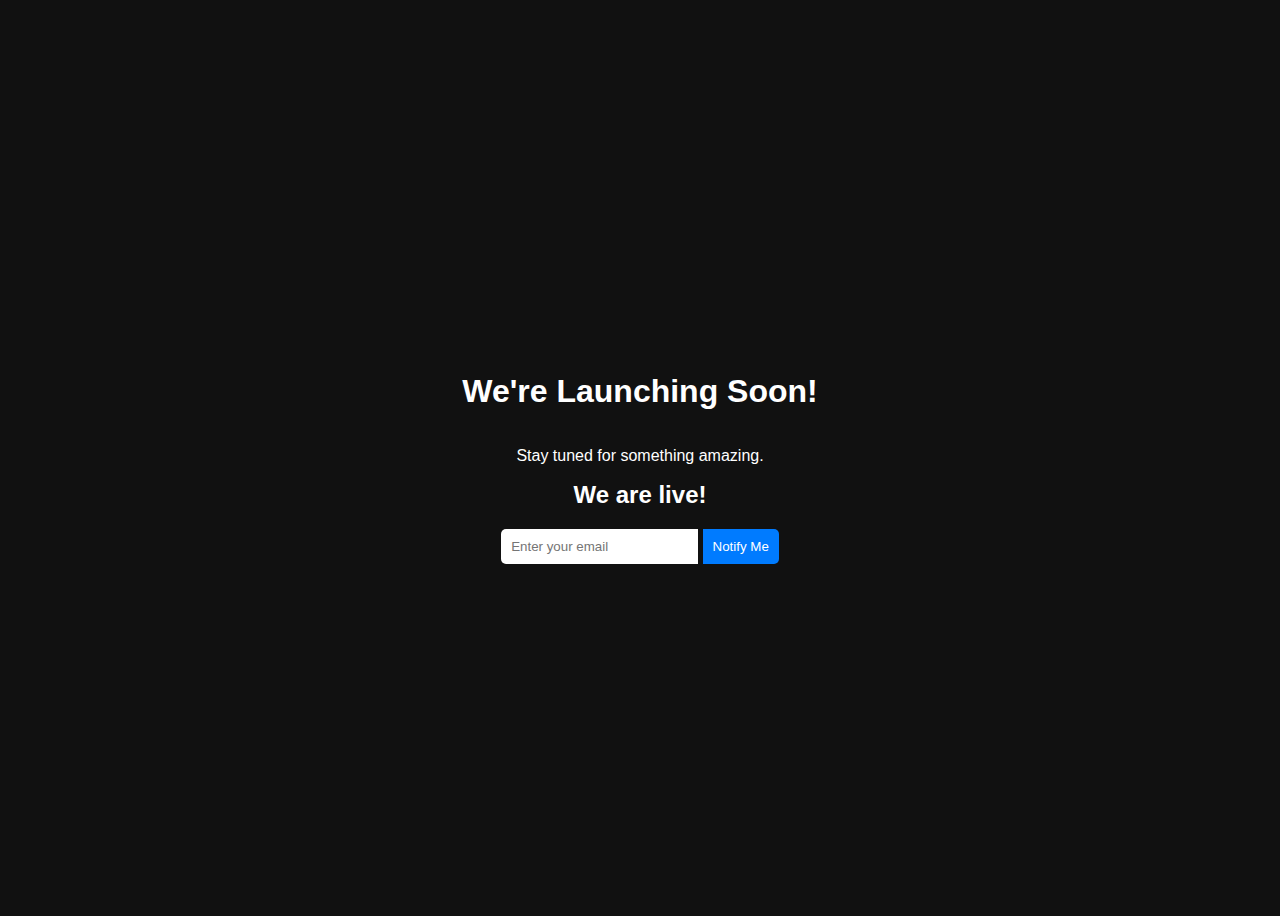
<file: cominig-soon-page.html>
<!DOCTYPE html>
<html lang="en">
<head>
    <meta charset="UTF-8">
    <meta name="viewport" content="width=device-width, initial-scale=1.0">
    <title>Coming Soon</title>
    <style>
        body {
            display: flex;
            flex-direction: column;
            align-items: center;
            justify-content: center;
            height: 100vh;
            background-color: #111;
            color: white;
            text-align: center;
            font-family: Arial, sans-serif;
        }
        .countdown {
            display: flex;
            gap: 15px;
            font-size: 24px;
            font-weight: bold;
        }
        .input-container {
            margin-top: 20px;
        }
        input {
            padding: 10px;
            border: none;
            border-radius: 5px 0 0 5px;
        }
        button {
            padding: 10px;
            background-color: #007BFF;
            color: white;
            border: none;
            border-radius: 0 5px 5px 0;
            cursor: pointer;
        }
        button:hover {
            background-color: #0056b3;
        }
    </style>
</head>
<body>
    <h1>We're Launching Soon!</h1>
    <p>Stay tuned for something amazing.</p>
    <div class="countdown" id="countdown"></div>
    <div class="input-container">
        <input type="email" placeholder="Enter your email">
        <button>Notify Me</button>
    </div>

    <script>
        function updateCountdown() {
            const launchDate = new Date("2025-04-01T00:00:00").getTime();
            const now = new Date().getTime();
            const difference = launchDate - now;
            
            if (difference > 0) {
                const days = Math.floor(difference / (1000 * 60 * 60 * 24));
                const hours = Math.floor((difference / (1000 * 60 * 60)) % 24);
                const minutes = Math.floor((difference / 1000 / 60) % 60);
                const seconds = Math.floor((difference / 1000) % 60);
                document.getElementById("countdown").innerHTML = `${days}d ${hours}h ${minutes}m ${seconds}s`;
            } else {
                document.getElementById("countdown").innerHTML = "We are live!";
            }
        }
        setInterval(updateCountdown, 1000);
        updateCountdown();
    </script>
</body>
</html>
</file>
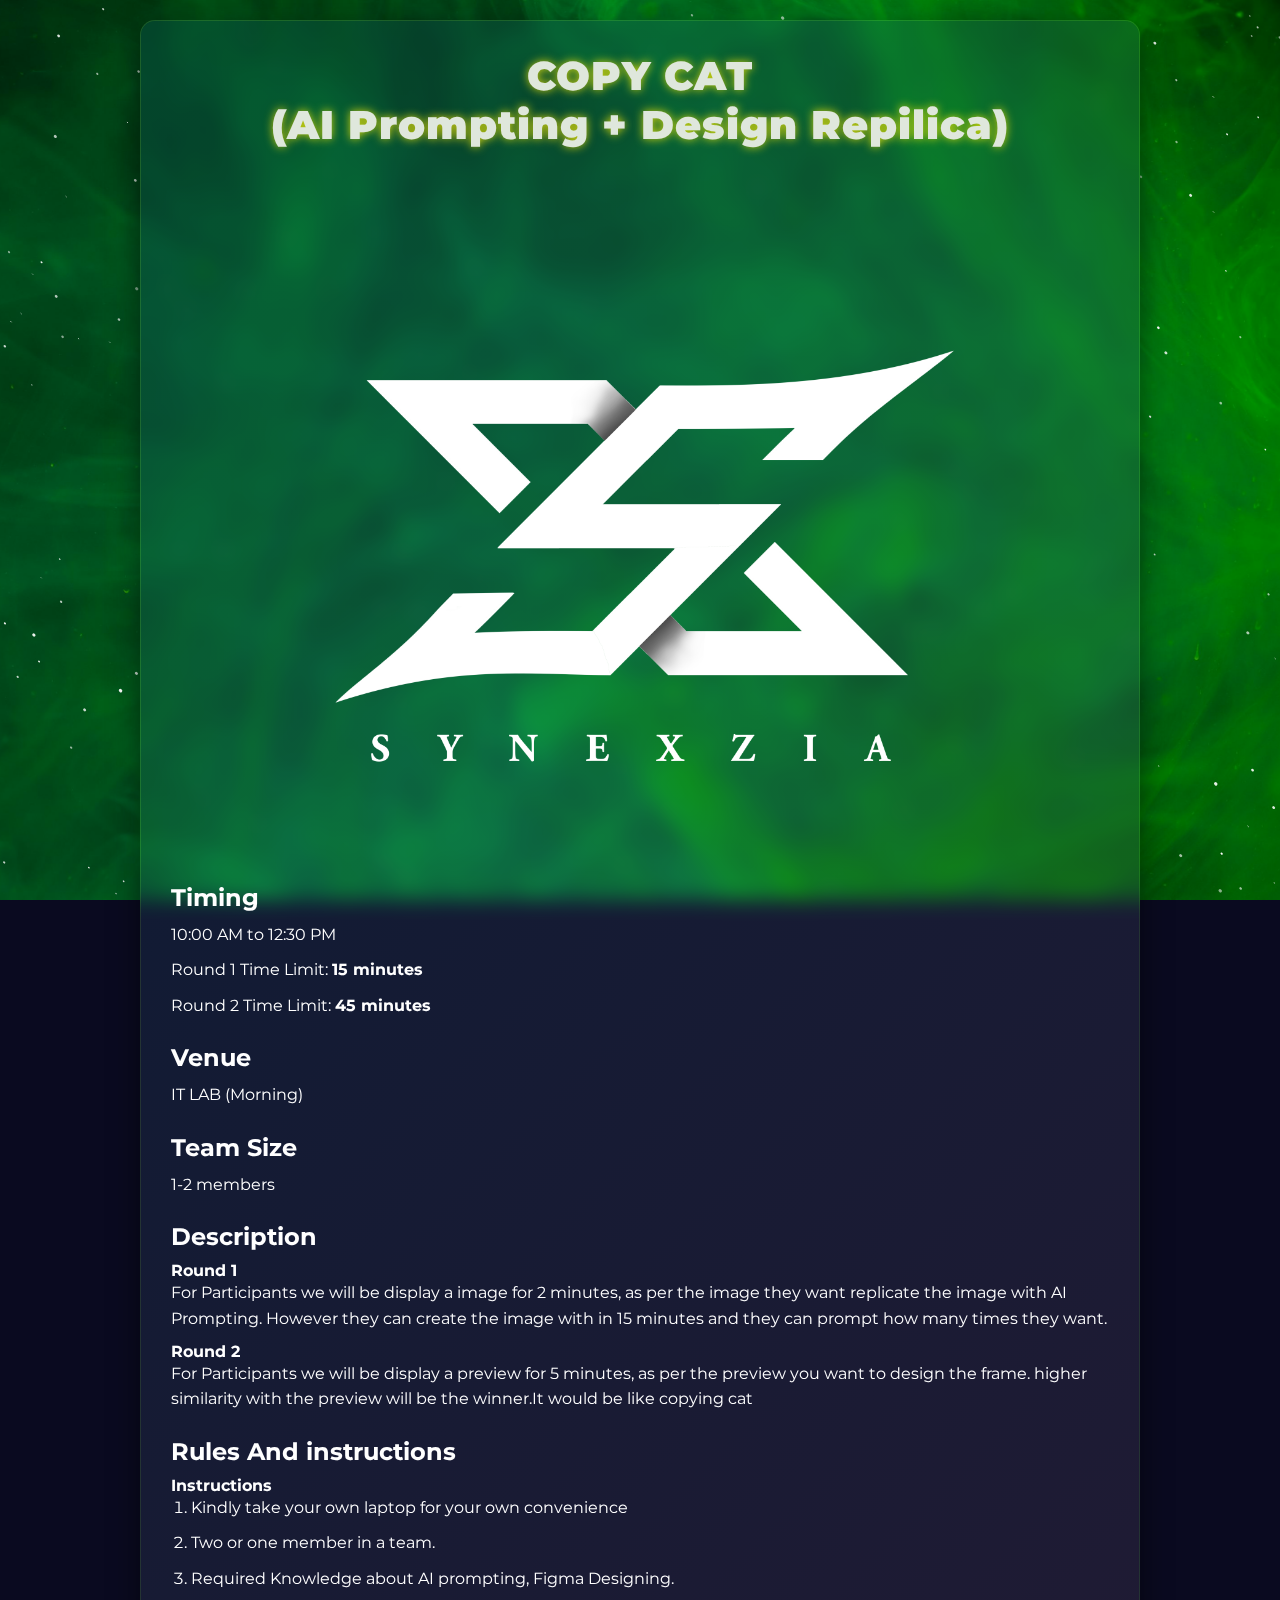
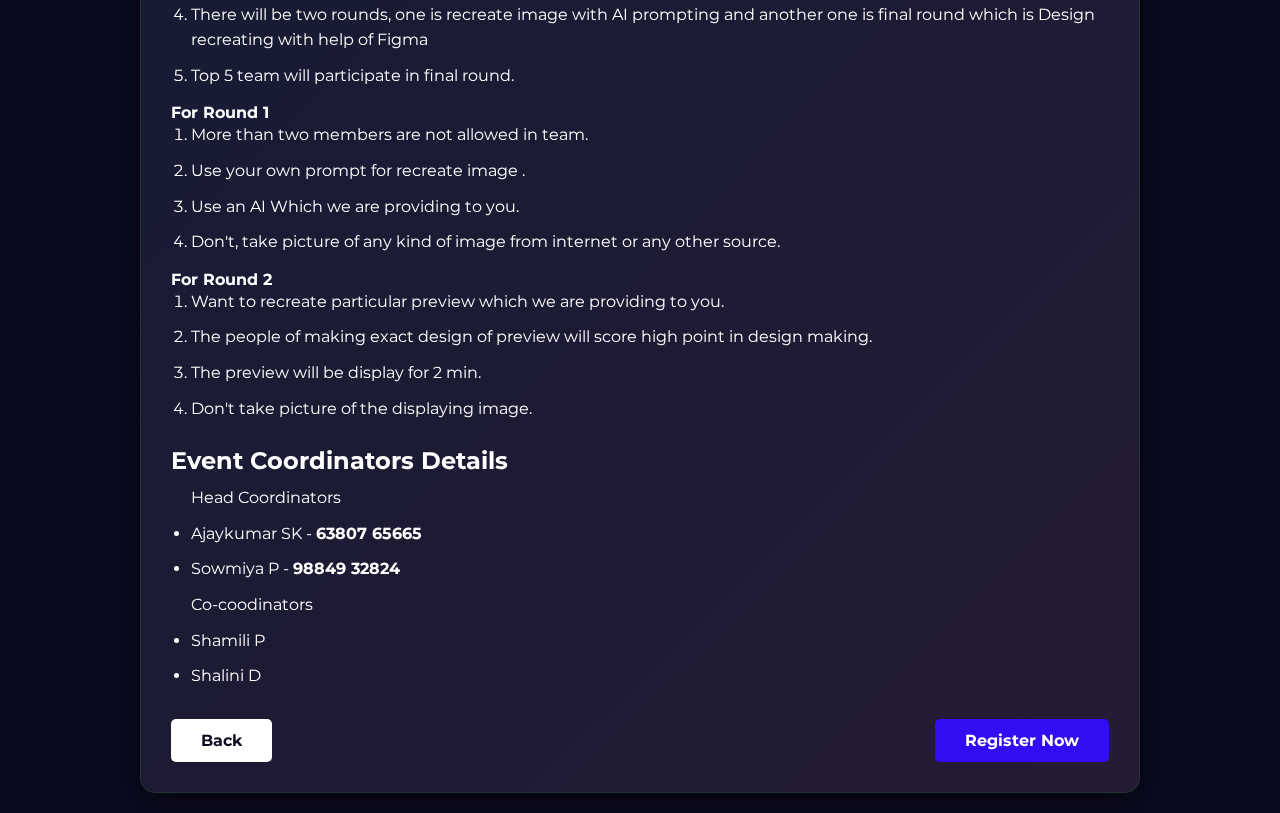
<file: events/copy-cat.html>
<!DOCTYPE html>
<html lang="en">
<head>
    <meta charset="UTF-8">
    <meta name="viewport" content="width=device-width, initial-scale=1.0">
    <title>COPY CAT</title>
    <link rel="stylesheet" href="event.css">
    <link rel="preconnect" href="https://fonts.googleapis.com">
    <link rel="preconnect" href="https://fonts.gstatic.com" crossorigin>
    <link rel="icon" href="./assets/logo1.jpg" type="image/x-icon" />
    <link href="https://fonts.googleapis.com/css2?family=Montserrat:wght@400;700;900&display=swap" rel="stylesheet">
</head>
<body style="background-image: url('/assets/Background\ image.jpeg');">
    <canvas></canvas>
    <div class="container">
        <div class="content-card">
            <h1 class="title">COPY CAT<br> (AI Prompting + Design Repilica)</h1>
            <img class="post" src="../assets/logo for web.png"/>
            <section class="section">
                <h2>Timing</h2>
                <p>10:00 AM to 12:30 PM</p>
                <p>Round 1 Time Limit: <b>15 minutes</b></p>
                <p>Round 2 Time Limit: <b>45 minutes</b></p>
            </section>
            
            <section class="section">
                <h2>Venue</h2>
                <p>IT LAB (Morning)</p>
            </section>
            
            <section class="section">
                <h2>Team Size</h2>
                <p>1-2 members</p>
            </section>
            
            <section class="section">
                <h2>Description</h2>
                <h4>Round 1</h4>
                <p>For Participants we will be display a image for 2 minutes, as per the image they want replicate the image with AI Prompting. However they can create the image with in 15 minutes and they can prompt how many times they want. </p>
                <h4>Round 2</h4>
                <p>For Participants we will be display a preview for 5 minutes, as per the preview you want to design the frame. higher similarity with the preview will be the winner.It would be like copying cat </p>
            </section>
            
            <section class="section">
                <h2>Rules And instructions </h2>
                <h4>Instructions</h4>
                <ol>
                    <li>Kindly take your own laptop for your own convenience</li>
                    <li>Two or one member in a team.</li>
                    <li>Required Knowledge about AI prompting, Figma Designing. </li>
                    <li>There will be two rounds, one is recreate image with AI prompting and another one is final round which is Design recreating with help of Figma</li>
                    <li>Top 5 team will participate in final round.</li>
                </ol>
                <h4>For Round 1</h4>
                <ol>
                    <li>More than two members are not allowed in team.</li>	
                    <li>Use your own prompt for recreate image .</li>
                    <li>Use an AI Which we are providing to you.</li>
                    <li>Don't, take picture of any kind of image from internet or any other source.</li>
                </ol>
                <h4>For Round 2</h4>
                <ol>
                    <li>Want to recreate particular preview which we are providing to you.</li>
                    <li>The people of making exact design of preview will score high point in design making.</li>
                    <li>The preview will be display for 2 min.</li>
                    <li>Don't take picture of the displaying image.</li>
                </ol>
            </section>
            
            <section class="section">
                <h2>Event Coordinators Details</h2>
                <ul>
                    <p>Head Coordinators</p>
                    <li>Ajaykumar SK - <b>63807 65665</b></li>
                    <li>Sowmiya P -  <b>98849 32824</b></li>
                    <p>Co-coodinators</p>
                    <li>Shamili P</li>
                    <li>Shalini D</li>
                </ul>
            </section>
            
            <div class="buttons">
                <button class="btn back-btn" onclick="goBack()">Back</button>
                <button class="btn register-btn" onclick="register()">Register Now</button>
            </div>
            
        </div>
    </div>
    <script src="event.js"></script>
    <script src="../bg-animation.js"></script>
</body>
</html>
</file>
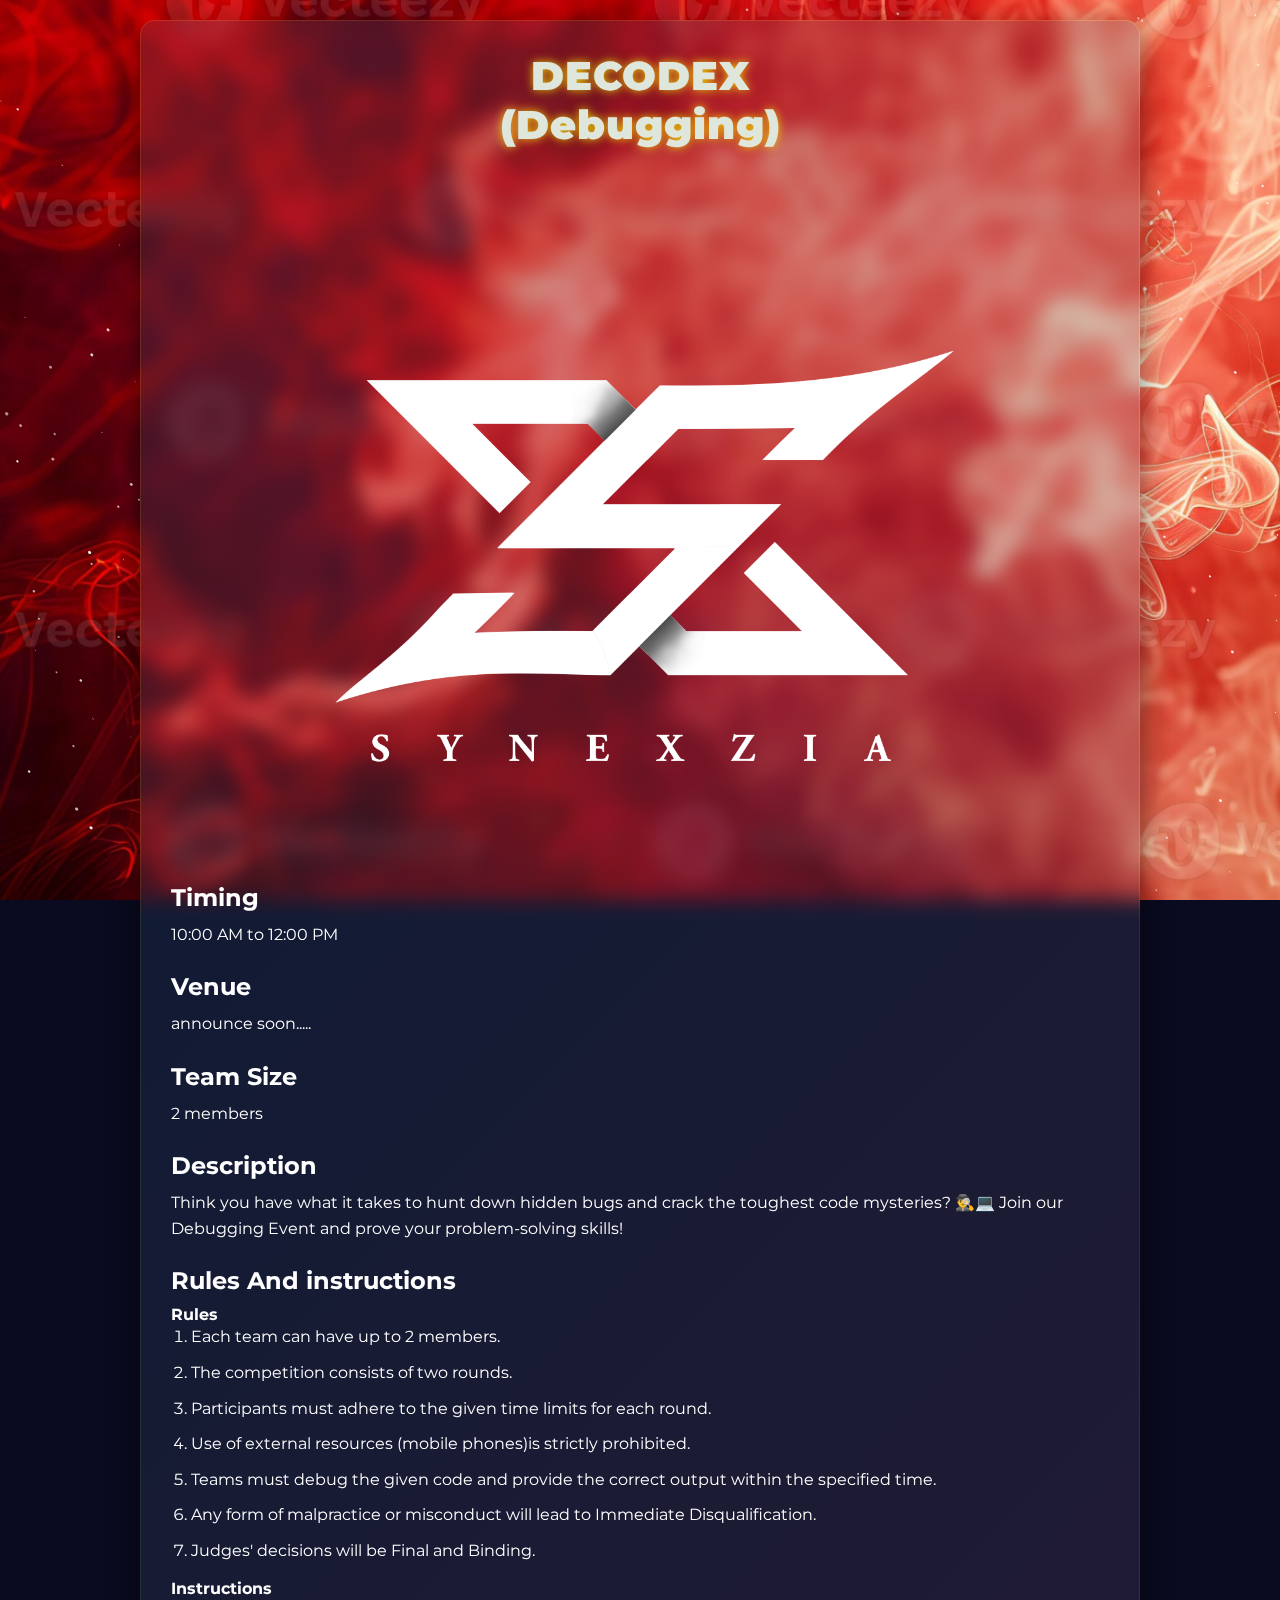
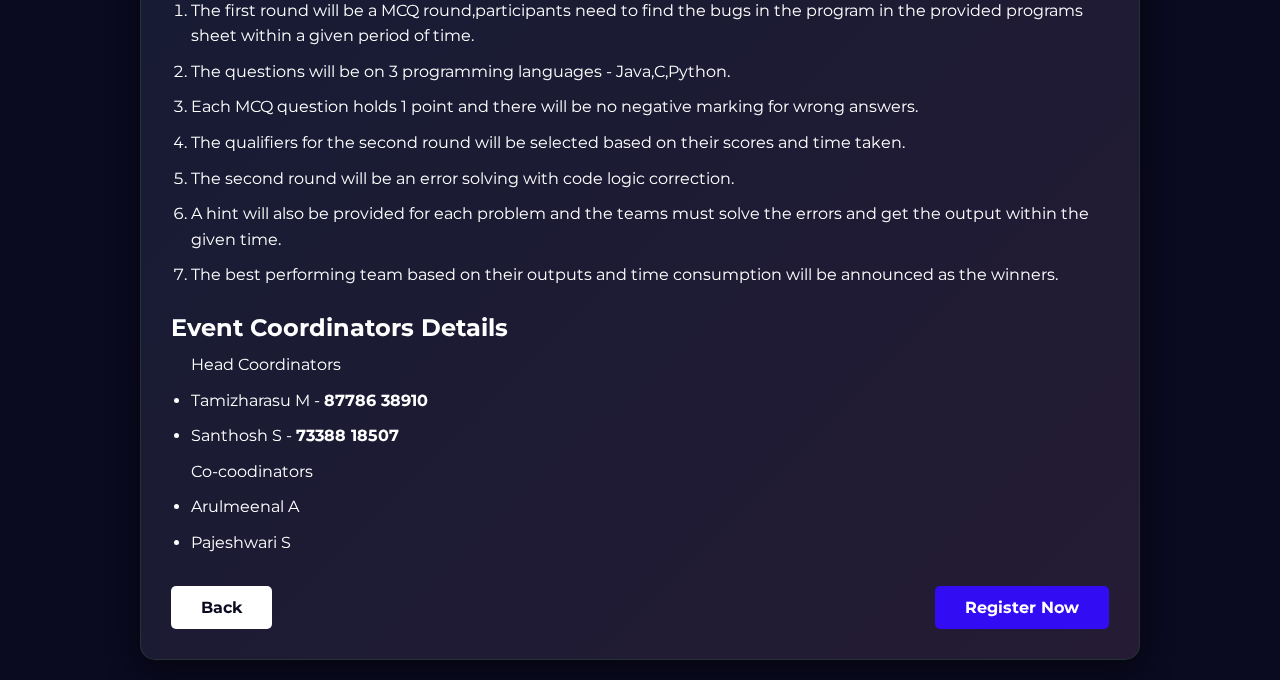
<file: events/de-codex.html>
<!DOCTYPE html>
<html lang="en">
<head>
    <meta charset="UTF-8">
    <meta name="viewport" content="width=device-width, initial-scale=1.0">
    <title>DECODEX</title>
    <link rel="stylesheet" href="event.css">
    <link rel="preconnect" href="https://fonts.googleapis.com">
    <link rel="preconnect" href="https://fonts.gstatic.com" crossorigin>
    <link rel="icon" href="../assets/logo1.jpg" type="image/x-icon" />
    <link href="https://fonts.googleapis.com/css2?family=Montserrat:wght@400;700;900&display=swap" rel="stylesheet">
</head>
<body style="background-image: url('/assets/red-bg-codex.jpeg');">
    <canvas></canvas>
    <div class="container">
        <div class="content-card">
            <h1 class="title">DECODEX<br> (Debugging)</h1>
            <img class="post" src="../assets/logo for web.png"/>
            <section class="section">
                <h2>Timing</h2>
                <p>10:00 AM to 12:00 PM</p>
            </section>
            
            <section class="section">
                <h2>Venue</h2>
                <p>announce soon.....</p>
            </section>
            
            <section class="section">
                <h2>Team Size</h2>
                <p>2 members</p>
            </section>
            
            <section class="section">
                <h2>Description</h2>
                <p>Think you have what it takes to hunt down hidden bugs and crack the toughest code mysteries? 🕵‍♂💻 Join our Debugging Event and prove your problem-solving skills! </p>
            </section>
            
            <section class="section">
                <h2>Rules And instructions </h2>
                <h4>Rules</h4>
                <ol>
                    <li>Each team can have up to 2 members.</li>
                    <li>The competition consists of two rounds.</li>
                    <li>Participants must adhere to the given time limits for each round.</li>
                    <li>Use of external resources (mobile phones)is strictly prohibited.</li>
                    <li>Teams must debug the given code and provide the correct output within the specified time.</li>
                    <li>Any form of malpractice or misconduct will lead to Immediate Disqualification.</li>
                    <li>Judges' decisions will be Final and Binding.</li>
                </ol>
                <h4>Instructions</h4>
                <ol>
                    <li>The first round will be a MCQ round,participants need to find the bugs in the program in the provided programs sheet within a given period of time.</li>
                    <li>The questions will be on 3 programming languages - Java,C,Python.</li>
                    <li>Each MCQ question holds 1 point and there will be no negative marking for wrong answers.</li>
                    <li>The qualifiers for the second round will be selected based on their scores and time taken.</li>
                    <li>The second round will be an error solving with code logic correction.</li>
                    <li>A hint will also be provided for each problem and the teams must solve the errors and get the output within the given time.</li>
                    <li>The best performing team based on their outputs and time consumption will be announced as the winners.</li>
                </ol>
            </section>
            
            <section class="section">
                <h2>Event Coordinators Details</h2>
                <ul>
                    <p>Head Coordinators</p>
                    <li>Tamizharasu M - <b>87786 38910</b></li>
                    <li>Santhosh S -  <b>73388 18507</b></li>
                    <p>Co-coodinators</p>
                    <li>Arulmeenal A</li>
                    <li>Pajeshwari S</li>
                </ul>
            </section>
            
            <div class="buttons">
                <button class="btn back-btn" onclick="goBack()">Back</button>
                <button class="btn register-btn" onclick="register()">Register Now</button>
            </div>
            
        </div>
    </div>
    <script src="event.js"></script>
    <script src="../bg-animation.js"></script>
</body>
</html>
</file>
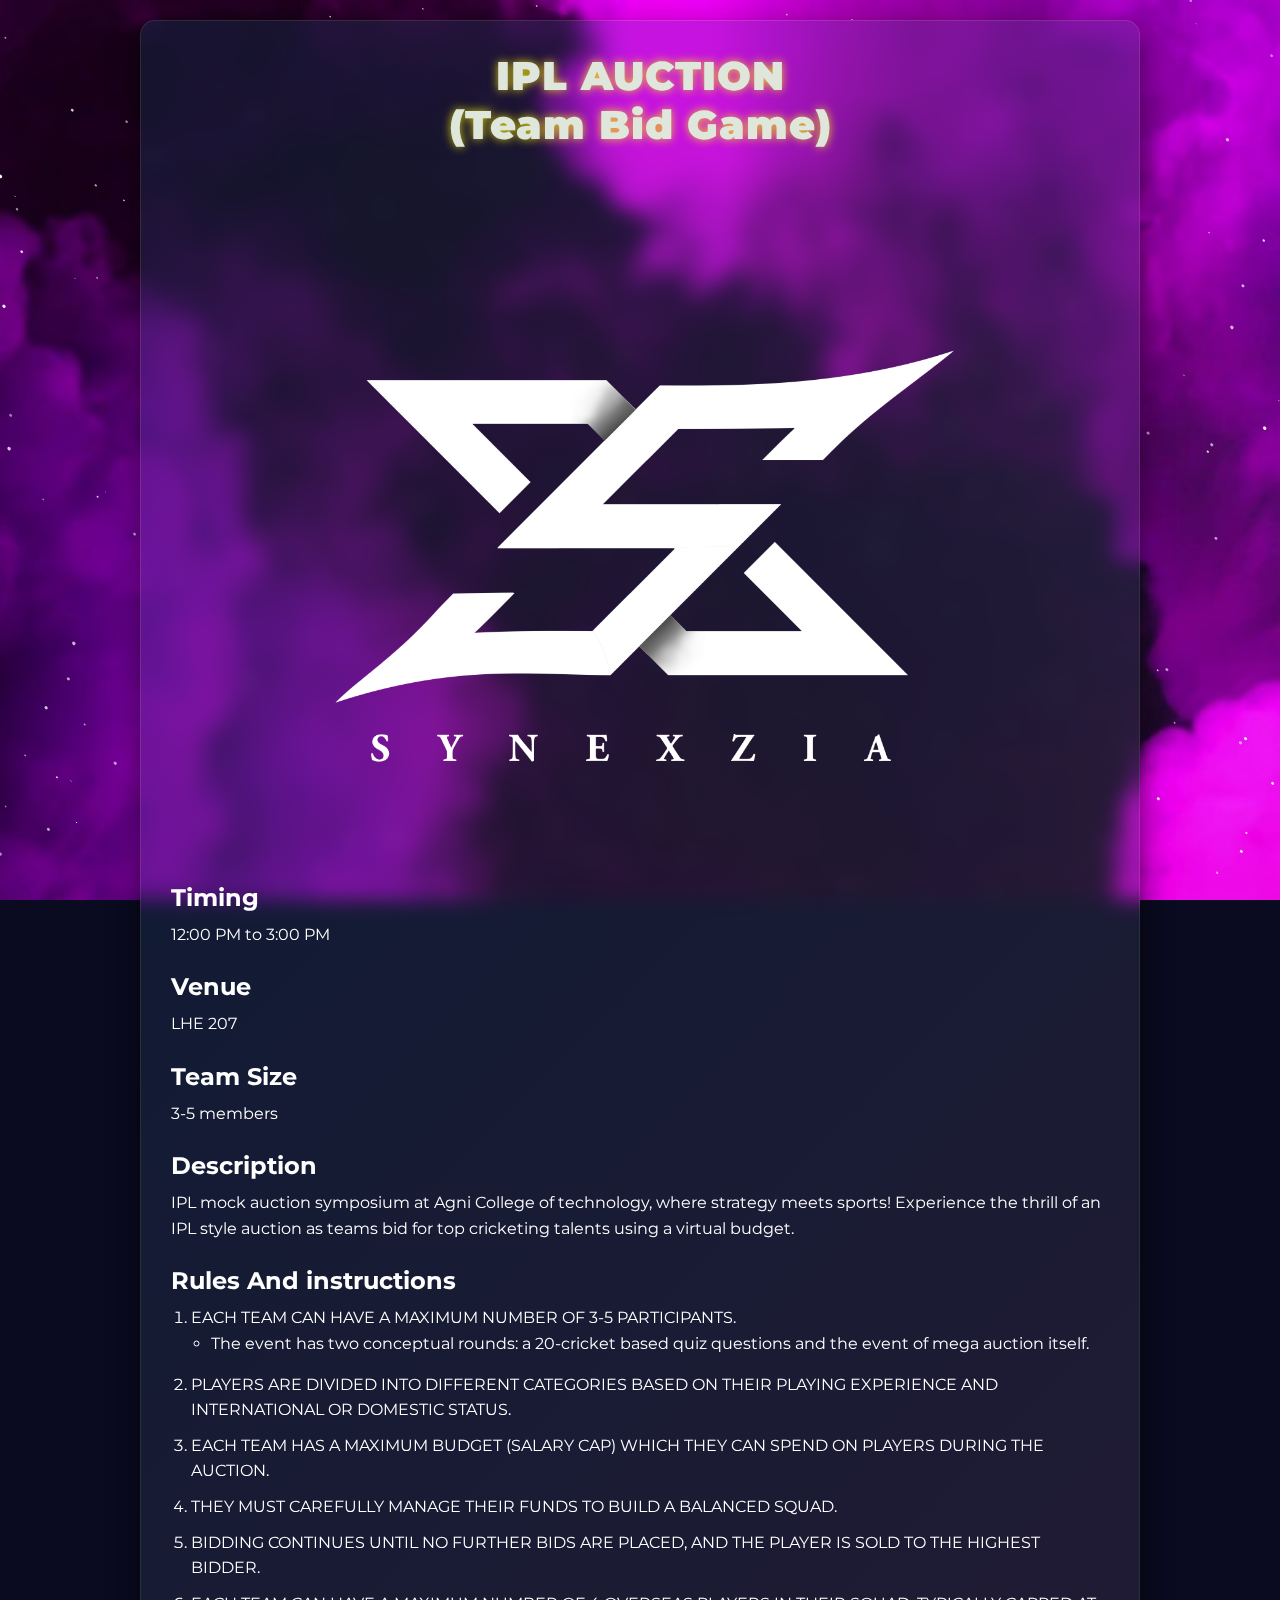
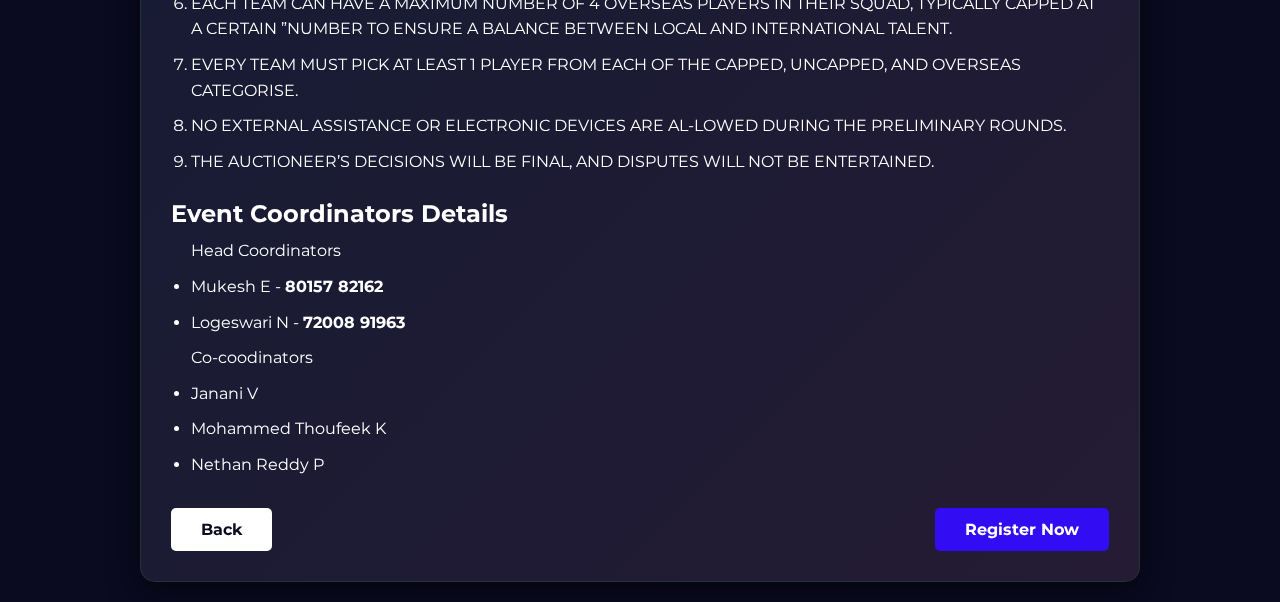
<file: events/ipl-auction.html>
<!DOCTYPE html>
<html lang="en">
<head>
    <meta charset="UTF-8">
    <meta name="viewport" content="width=device-width, initial-scale=1.0">
    <title>IPL AUCTION</title>
    <link rel="stylesheet" href="event.css">
    <link rel="preconnect" href="https://fonts.googleapis.com">
    <link rel="preconnect" href="https://fonts.gstatic.com" crossorigin>
    <link rel="icon" href="../assets/logo1.jpg" type="image/x-icon" />
    <link href="https://fonts.googleapis.com/css2?family=Montserrat:wght@400;700;900&display=swap" rel="stylesheet">
</head>
<body style="background-image: url('/assets/purple-bg-makamishi.jpeg');">
    <canvas></canvas>
    <div class="container">
        <div class="content-card">
            <h1 class="title">IPL AUCTION <br>(Team Bid Game)</h1>
            <img class="post" src="../assets/logo for web.png"/>
            <section class="section">
                <h2>Timing</h2>
                <p>12:00 PM to 3:00 PM</p>
            </section>
            
            <section class="section">
                <h2>Venue</h2>
                <p>LHE 207</p>
            </section>
            
            <section class="section">
                <h2>Team Size</h2>
                <p>3-5 members</p>
            </section>
            
            <section class="section">
                <h2>Description</h2>
                <p>IPL mock auction symposium at Agni College of technology, where strategy meets sports! Experience the thrill of an IPL style auction as teams bid for top cricketing talents using a virtual budget. </p>
            </section>
            
            <section class="section">
                <h2>Rules And instructions </h2>
                <ol>
                    <li>	EACH TEAM CAN HAVE A MAXIMUM NUMBER OF 3-5 PARTICIPANTS.
                        <ul>
                            <li>The event has two conceptual rounds: a 20-cricket based quiz questions and the event of mega auction itself.</li>
                        </ul>	
                    <li>PLAYERS ARE DIVIDED INTO DIFFERENT CATEGORIES BASED ON THEIR PLAYING EXPERIENCE AND INTERNATIONAL OR DOMESTIC STATUS.</li>
                    <li>EACH TEAM HAS A MAXIMUM BUDGET (SALARY CAP) WHICH THEY CAN SPEND ON PLAYERS DURING THE AUCTION.</li>
                    <li>THEY MUST CAREFULLY MANAGE THEIR FUNDS TO BUILD A BALANCED SQUAD.</li>
                    <li>BIDDING CONTINUES UNTIL NO FURTHER BIDS ARE PLACED, AND THE PLAYER IS SOLD TO THE HIGHEST BIDDER.</li>
                    <li>EACH TEAM CAN HAVE A MAXIMUM NUMBER OF  4 OVERSEAS PLAYERS IN THEIR SQUAD, TYPICALLY CAPPED AT A CERTAIN ”NUMBER TO ENSURE A BALANCE BETWEEN LOCAL AND INTERNATIONAL TALENT.</li>
                    <li>EVERY TEAM MUST PICK AT LEAST 1 PLAYER FROM EACH OF THE CAPPED, UNCAPPED, AND OVERSEAS CATEGORISE.</li> 
                    <li>NO EXTERNAL ASSISTANCE OR ELECTRONIC DEVICES ARE AL-LOWED DURING THE PRELIMINARY ROUNDS.</li>
                    <li>THE AUCTIONEER’S DECISIONS WILL BE FINAL, AND DISPUTES WILL NOT BE ENTERTAINED.</li>

                </ol>
            </section>
            
            <section class="section">
                <h2>Event Coordinators Details</h2>
                <ul>
                    <p>Head Coordinators</p>
                    <li>Mukesh E - <b>80157 82162</b></li>
                    <li>Logeswari N -  <b>72008 91963</b></li>
                    <p>Co-coodinators</p>
                    <li>Janani V</li>
                    <li>Mohammed Thoufeek K</li>
                    <li>Nethan Reddy P</li>
                </ul>
            </section>
            
            <div class="buttons">
                <button class="btn back-btn" onclick="goBack()">Back</button>
                <button class="btn register-btn" onclick="register()">Register Now</button>
            </div>
            
        </div>
    </div>
    <script src="event.js"></script>
    <script src="../bg-animation.js"></script>
</body>
</htm
</file>
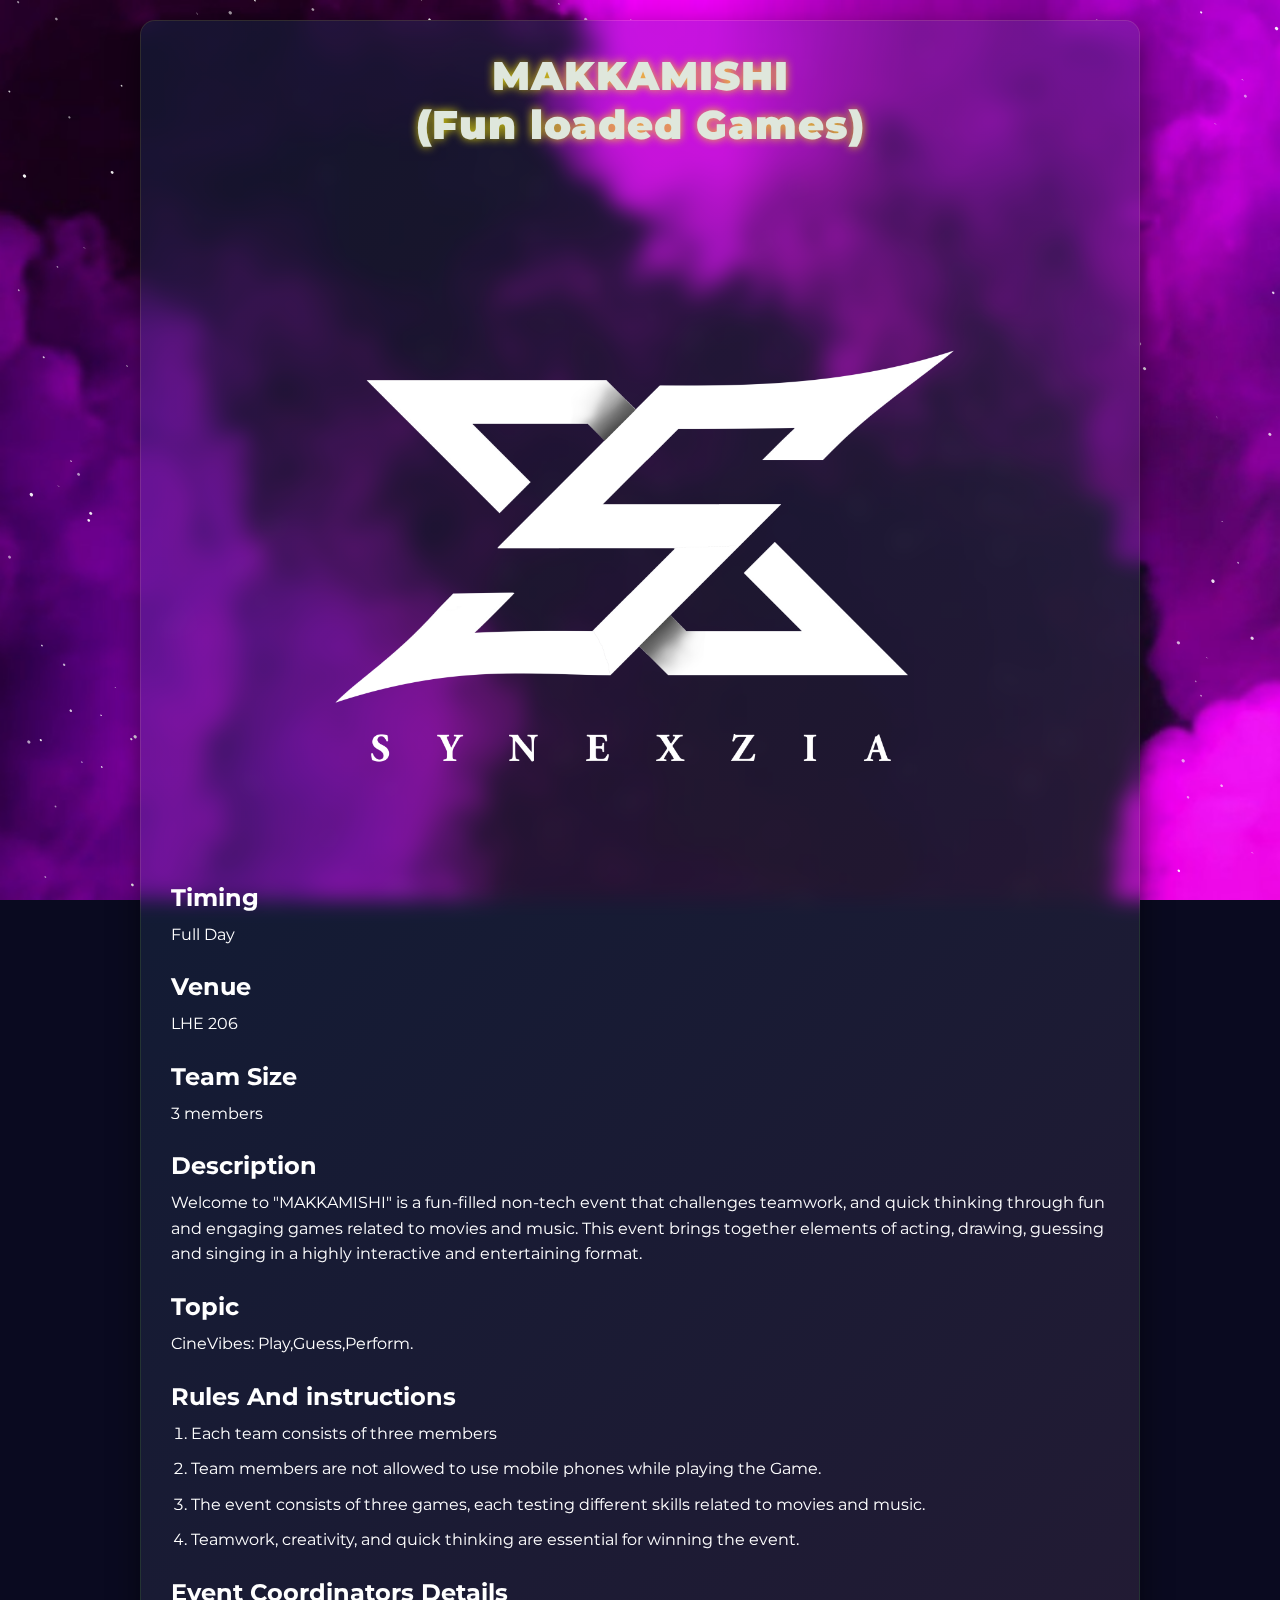
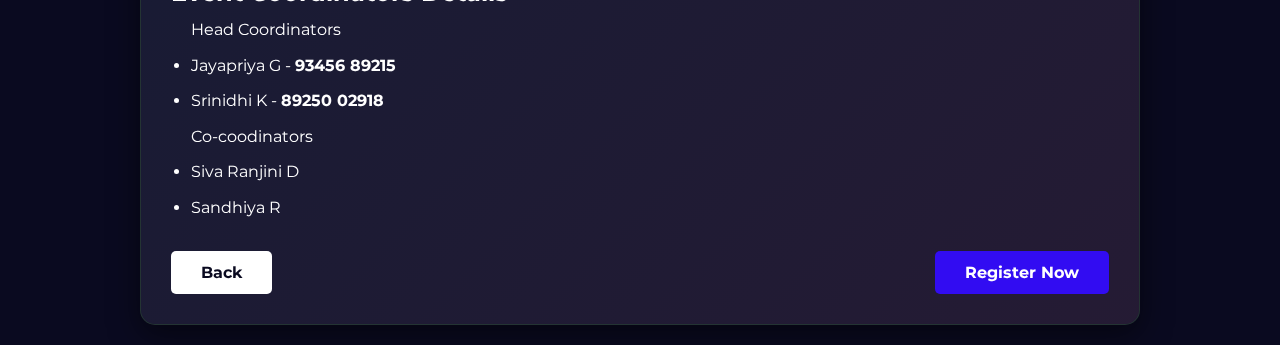
<file: events/makamishi.html>
<!DOCTYPE html>
<html lang="en">
<head>
    <meta charset="UTF-8">
    <meta name="viewport" content="width=device-width, initial-scale=1.0">
    <title>MAKKAMISHI</title>
    <link rel="stylesheet" href="event.css">
    <link rel="preconnect" href="https://fonts.googleapis.com">
    <link rel="preconnect" href="https://fonts.gstatic.com" crossorigin>
    <link rel="icon" href="../assets/logo1.jpg" type="image/x-icon" />
    <link href="https://fonts.googleapis.com/css2?family=Montserrat:wght@400;700;900&display=swap" rel="stylesheet">

    <!-- Google tag (gtag.js) -->
    <script async src="https://www.googletagmanager.com/gtag/js?id=G-W6L2WJMZEK"></script>
    <script>
    window.dataLayer = window.dataLayer || [];
    function gtag(){dataLayer.push(arguments);}
    gtag('js', new Date());

    gtag('config', 'G-W6L2WJMZEK');
    </script>
    
</head>
<body style="background-image: url('/assets/purple-bg-makamishi.jpeg');">
    <canvas></canvas>
    <div class="container">
        <div class="content-card">
            <h1 class="title">MAKKAMISHI <br> (Fun loaded Games)</h1>
            <img class="post" src="../assets/logo for web.png"/>
            <section class="section">
                <h2>Timing</h2>
                <p>Full Day</p>
            </section>
            
            <section class="section">
                <h2>Venue</h2>
                <p>LHE 206</p>
            </section>
            
            <section class="section">
                <h2>Team Size</h2>
                <p>3 members</p>
            </section>
            
            <section class="section">
                <h2>Description</h2>
                <p>Welcome to "MAKKAMISHI" is a fun-filled non-tech event that challenges teamwork, and quick thinking through fun and engaging games related to movies and music. This event brings together elements of acting, drawing, guessing and singing in a highly interactive and entertaining format. </p>
            </section>

            <section class="section">
                <h2>Topic</h2>
                <p>CineVibes: Play,Guess,Perform.</p>
            </section>
            
            <section class="section">
                <h2>Rules And instructions </h2>
                <ol>
                    <li>Each team consists of three members</li>
                    <li>Team members are not allowed to use mobile phones while playing the Game.</li>
                    <li>The event consists of three games, each testing different skills related to movies and music.</li>
                    <li>Teamwork, creativity, and quick thinking are essential for winning the event.</li>
                </ol>
            </section>
            
            <section class="section">
                <h2>Event Coordinators Details</h2>
                <ul>
                    <p>Head Coordinators</p>
                    <li>Jayapriya G - <b>93456 89215</b></li>
                    <li>Srinidhi K -  <b>89250 02918</b></li>
                    <p>Co-coodinators</p>
                    <li>Siva Ranjini D</li>
                    <li>Sandhiya R</li>
                </ul>
            </section>
            
            <div class="buttons">
                <button class="btn back-btn" onclick="goBack()">Back</button>
                <button class="btn register-btn" onclick="register()">Register Now</button>
            </div>
            
        </div>
    </div>
    <script src="event.js"></script>
    <script src="../bg-animation.js"></script>
</body>
</h
</file>
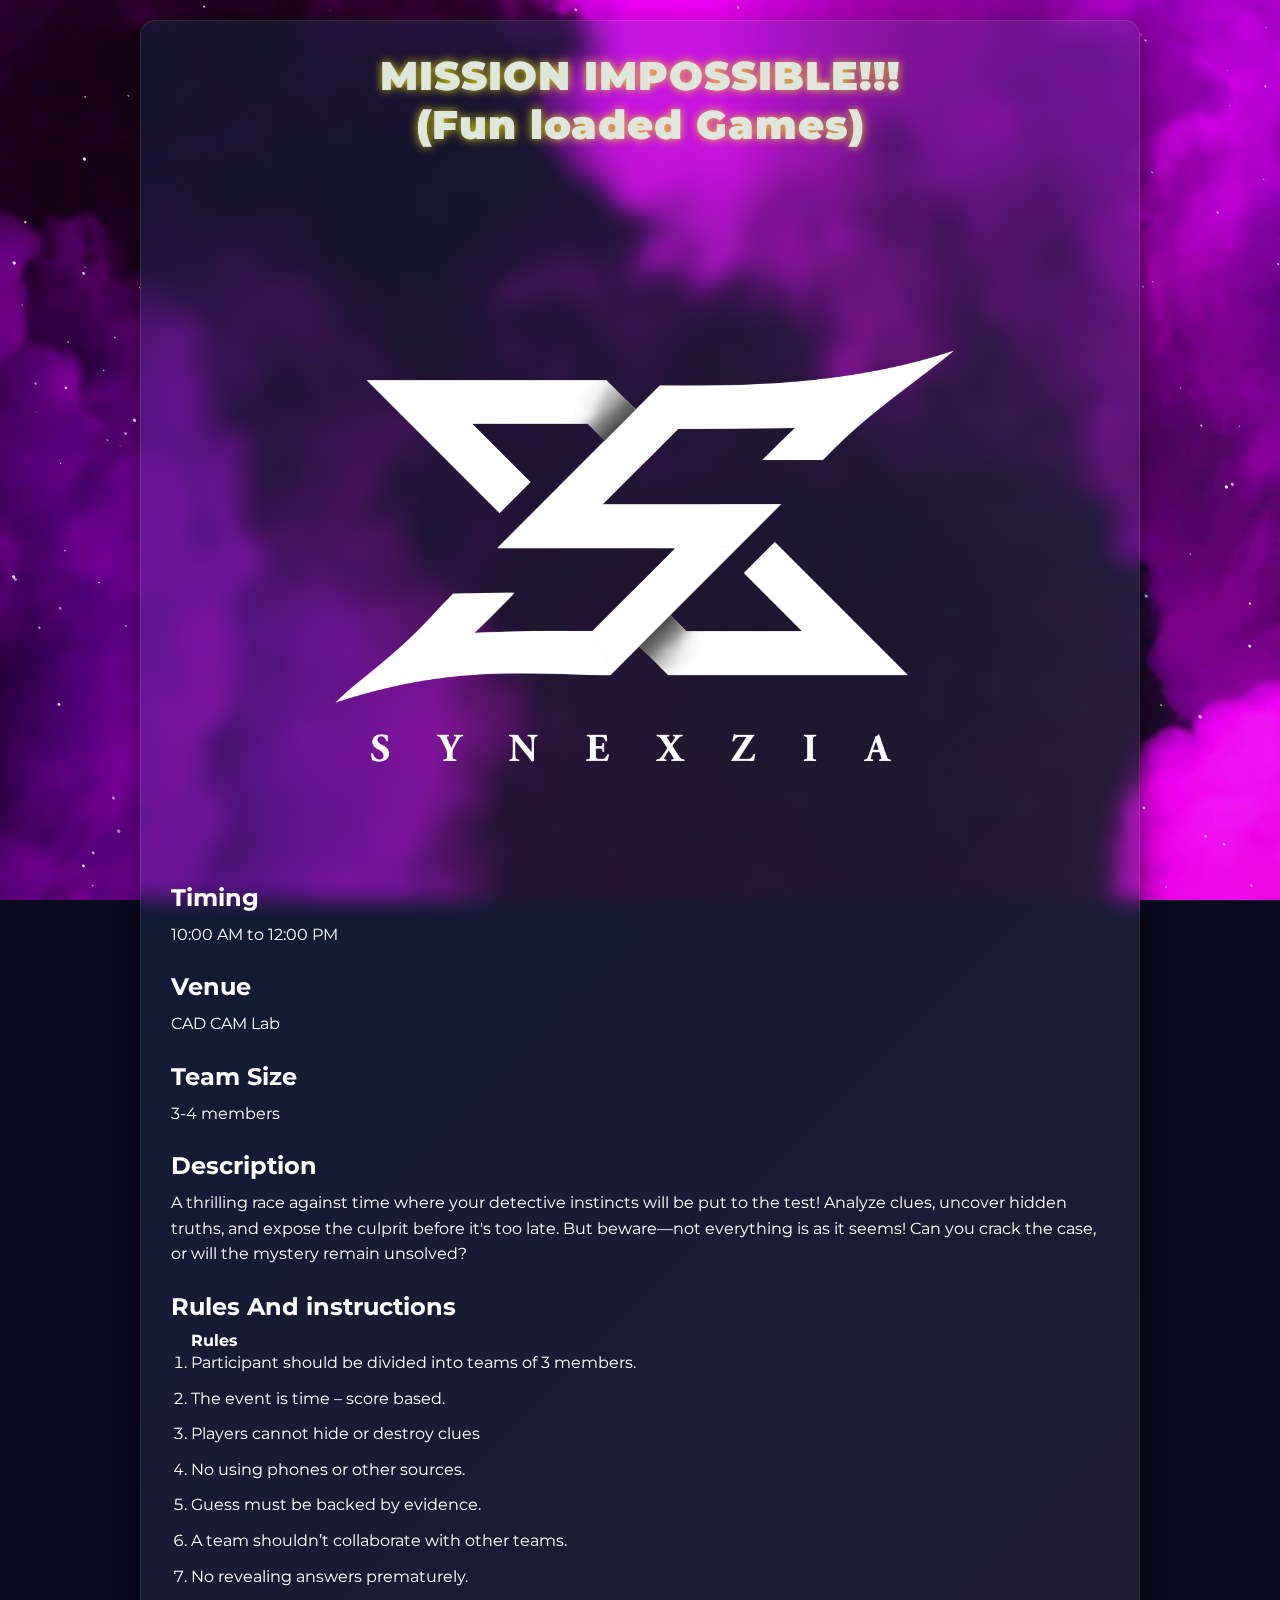
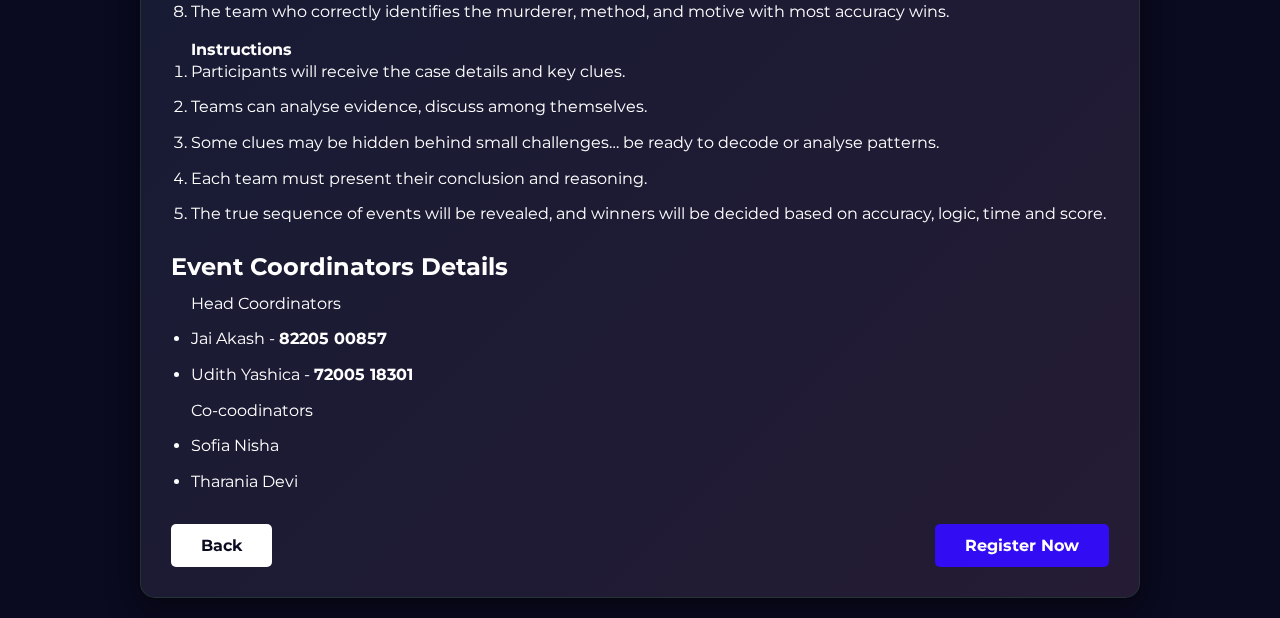
<file: events/mission-impossible.html>
<!DOCTYPE html>
<html lang="en">
<head>
    <meta charset="UTF-8">
    <meta name="viewport" content="width=device-width, initial-scale=1.0">
    <title>MISSION IMPOSSIBLE</title>
    <link rel="stylesheet" href="event.css">
    <link rel="preconnect" href="https://fonts.googleapis.com">
    <link rel="preconnect" href="https://fonts.gstatic.com" crossorigin>
    <link rel="icon" href="../assets/logo1.jpg" type="image/x-icon" />
    <link href="https://fonts.googleapis.com/css2?family=Montserrat:wght@400;700;900&display=swap" rel="stylesheet">

    <!-- Google tag (gtag.js) -->
    <script async src="https://www.googletagmanager.com/gtag/js?id=G-W6L2WJMZEK"></script>
    <script>
    window.dataLayer = window.dataLayer || [];
    function gtag(){dataLayer.push(arguments);}
    gtag('js', new Date());

    gtag('config', 'G-W6L2WJMZEK');
    </script>
    
</head>
<body style="background-image: url('/assets/purple-bg-makamishi.jpeg');">
    <canvas></canvas>
    <div class="container">
        <div class="content-card">
            <h1 class="title">MISSION IMPOSSIBLE!!! <br> (Fun loaded Games)</h1>
            <img class="post" src="../assets/logo for web.png"/>
            <section class="section">
                <h2>Timing</h2>
                <p>10:00 AM to 12:00 PM</p>
            </section>
            
            <section class="section">
                <h2>Venue</h2>
                <p>CAD CAM Lab</p>
            </section>
            
            <section class="section">
                <h2>Team Size</h2>
                <p>3-4 members</p>
            </section>
            
            <section class="section">
                <h2>Description</h2>
                <p>A thrilling race against time where your detective instincts will be put to the test! Analyze clues, uncover hidden truths, and expose the culprit before it's too late. But beware—not everything is as it seems! Can you crack the case, or will the mystery remain unsolved?</p>
            </section>
            
            <section class="section">
                <h2>Rules And instructions </h2>
                <ol>
                    <h4>Rules</h4>
                    <li>Participant should be divided into teams of 3 members.</li>
                    <li>The event is time – score based.</li>
                    <li>Players cannot hide or destroy clues</li>
                    <li>No using phones or other sources.</li>
                    <li>Guess must be backed by evidence.</li>
                    <li>A team shouldn’t collaborate with other teams.</li>
                    <li>No revealing answers prematurely.</li>
                    <li>The team who correctly identifies the murderer, method, and motive with most accuracy wins. </li>
                </ol>
                <ol>
                    <h4>Instructions</h4>
                    <li>Participants will receive the case details and key clues.</li>
                    <li>Teams can analyse evidence, discuss among themselves.</li>
                    <li>Some clues may be hidden behind small challenges… be ready to decode or analyse patterns.</li>
                    <li>Each team must present their conclusion and reasoning.</li>
                    <li>The true sequence of events will be revealed, and winners will be decided based on accuracy, logic, time and score.</li>
                </ol>
            </section>
            
            <section class="section">
                <h2>Event Coordinators Details</h2>
                <ul>
                    <p>Head Coordinators</p>
                    <li>Jai Akash - <b>82205 00857</b></li>
                    <li>Udith Yashica -  <b>72005 18301</b></li>
                    <p>Co-coodinators</p>
                    <li>Sofia Nisha</li>
                    <li>Tharania Devi</li>
                </ul>
            </section>
            
            <div class="buttons">
                <button class="btn back-btn" onclick="goBack()">Back</button>
                <button class="btn register-btn" onclick="register()">Register Now</button>
            </div>
            
        </div>
    </div>
    <script src="event.js"></script>
    <script src="../bg-animation.js"></script>
</body>
</h
</file>
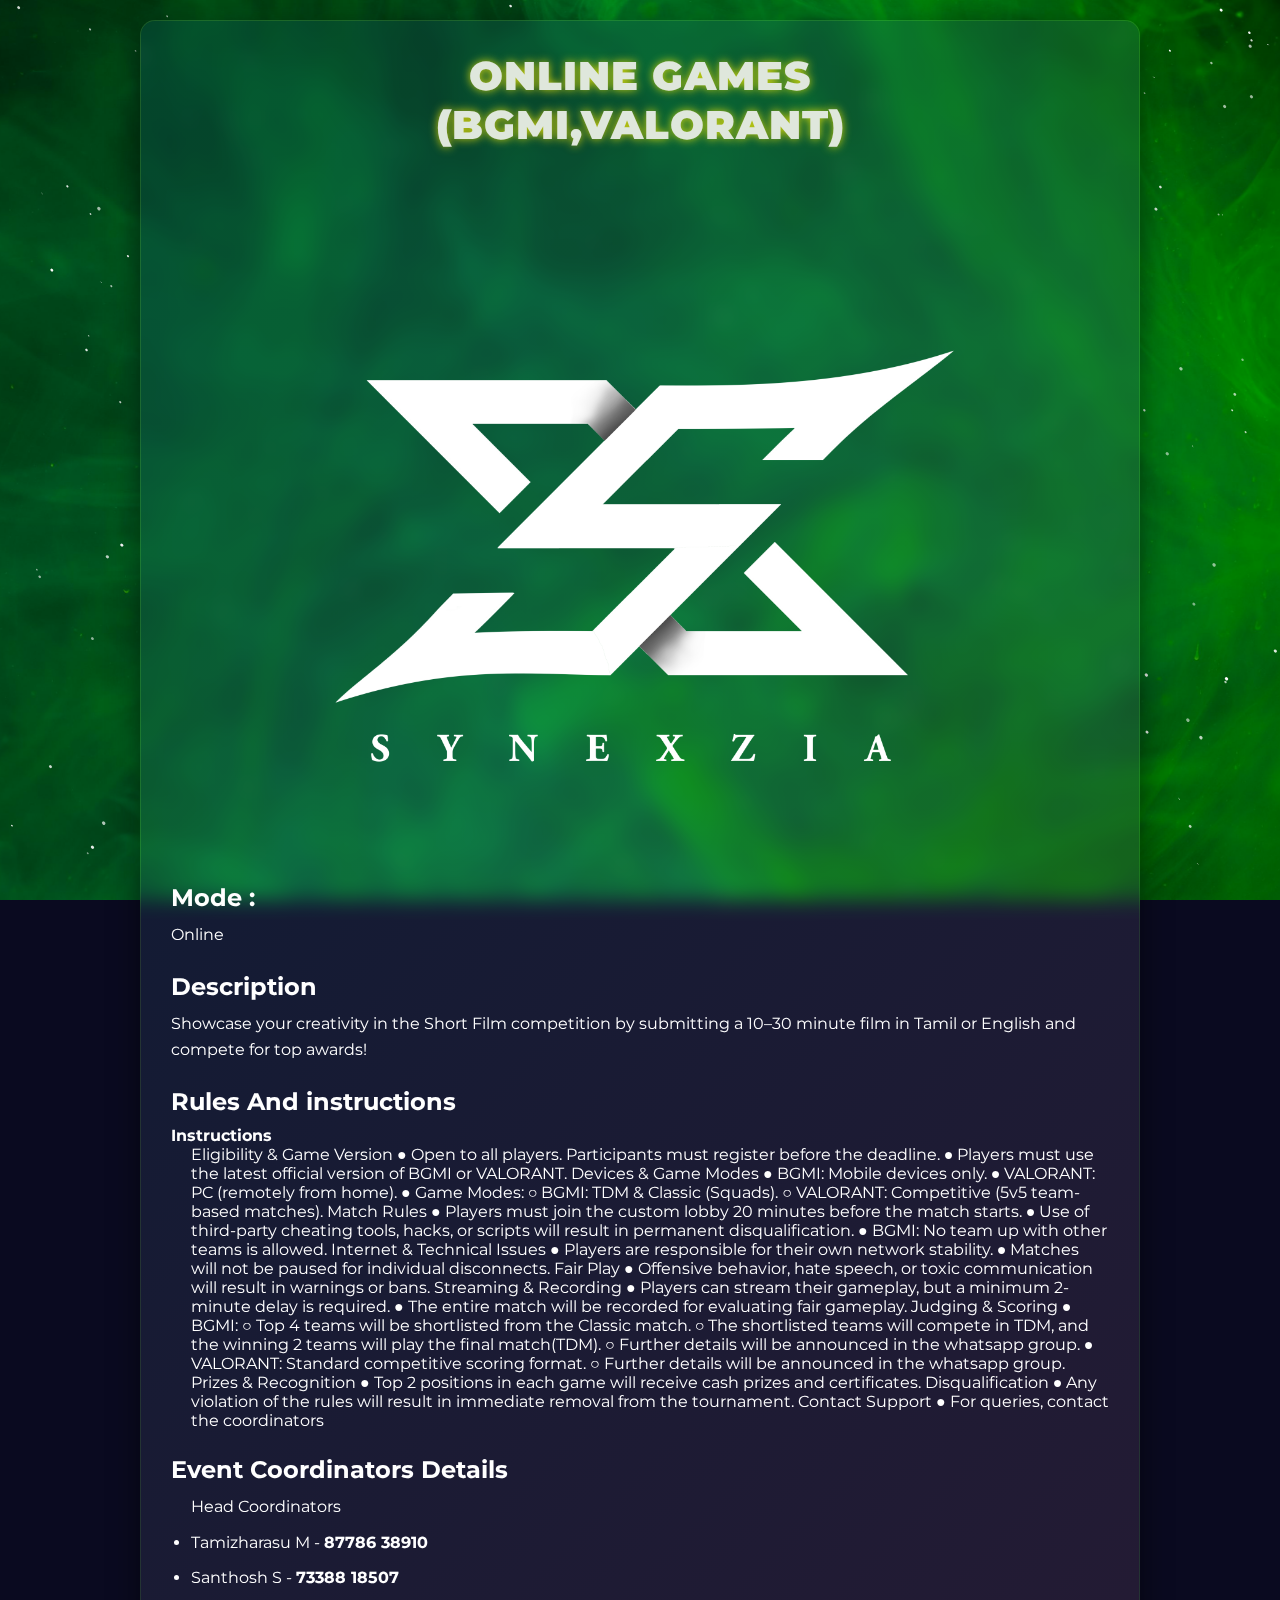
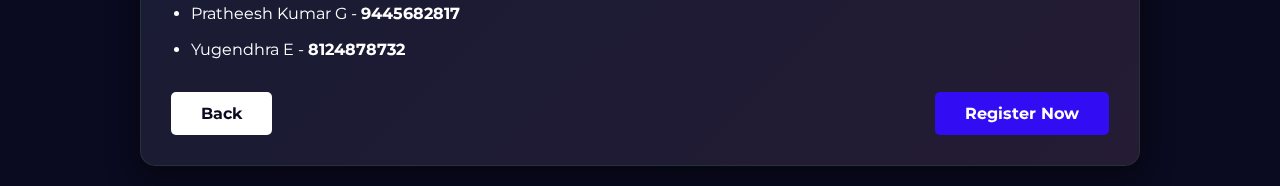
<file: events/online-games.html>
<!DOCTYPE html>
<html lang="en">
<head>
    <meta charset="UTF-8">
    <meta name="viewport" content="width=device-width, initial-scale=1.0">
    <title>ONLINE GAMES</title>
    <link rel="stylesheet" href="event.css">
    <link rel="preconnect" href="https://fonts.googleapis.com">
    <link rel="preconnect" href="https://fonts.gstatic.com" crossorigin>
    <link rel="icon" href="./assets/logo1.jpg" type="image/x-icon" />
    <link href="https://fonts.googleapis.com/css2?family=Montserrat:wght@400;700;900&display=swap" rel="stylesheet">
</head>
<body style="background-image: url('/assets/Background\ image.jpeg');">
    <canvas></canvas>
    <div class="container">
        <div class="content-card">
            <h1 class="title">ONLINE GAMES <br> (BGMI,VALORANT)</h1>
            <img class="post" src="../assets/logo for web.png"/>
            <section class="section">
                <h2>Mode :</h2>
                <p>Online</p>
            </section>
            
            <section class="section">
                <h2>Description</h2>
                <p>Showcase your creativity in the Short Film competition by submitting a 10–30 minute film in Tamil or English and compete for top awards!</p>
            </section>
            
            <section class="section">
                <h2>Rules And instructions </h2>
                <h4>Instructions</h4>
                <ol>
                    Eligibility & Game Version
●	Open to all players. Participants must register before the deadline.
●	Players must use the latest official version of BGMI or VALORANT.
Devices & Game Modes
●	BGMI: Mobile devices only.
●	VALORANT: PC (remotely from home).
●	Game Modes:
○	BGMI: TDM & Classic (Squads).
○	VALORANT: Competitive (5v5 team-based matches).
Match Rules
●	Players must join the custom lobby 20 minutes before the match starts.
●	Use of third-party cheating tools, hacks, or scripts will result in permanent disqualification.
●	BGMI: No team up with other teams is allowed.
Internet & Technical Issues
●	Players are responsible for their own network stability.
●	Matches will not be paused for individual disconnects.
Fair Play
●	Offensive behavior, hate speech, or toxic communication will result in warnings or bans.
Streaming & Recording
●	Players can stream their gameplay, but a minimum 2-minute delay is required.
●	The entire match will be recorded for evaluating fair gameplay.
Judging & Scoring
●	BGMI:
○	Top 4 teams will be shortlisted from the Classic match.
○	The shortlisted teams will compete in TDM, and the winning 2 teams will play the final match(TDM).
○	Further details will be announced in the whatsapp group.
●	VALORANT: Standard competitive scoring format.
○	Further details will be announced in the whatsapp group.

Prizes & Recognition
●	Top 2 positions in each game will receive cash prizes and certificates.
Disqualification
●	Any violation of the rules will result in immediate removal from the tournament.
Contact Support
●	For queries, contact the coordinators

                </ol>
            </section>
            
            <section class="section">
                <h2>Event Coordinators Details</h2>
                <ul>
                    <p>Head Coordinators</p>
                    <li>Tamizharasu M - <b>87786 38910</b></li>
                    <li>Santhosh S -  <b>73388 18507</b></li>
                    <li>Pratheesh Kumar G - <b>9445682817</b></li>
                    <li>Yugendhra E - <b>8124878732</b></li>
                </ul>
            </section>
            
            <div class="buttons">
                <button class="btn back-btn" onclick="goBack()">Back</button>
                <button class="btn register-btn" onclick="register()">Register Now</button>
            </div>
            
        </div>
    </div>
    <script src="event.js"></script>
    <script src="../bg-animation.js"></script>
</body>
</html>
</file>
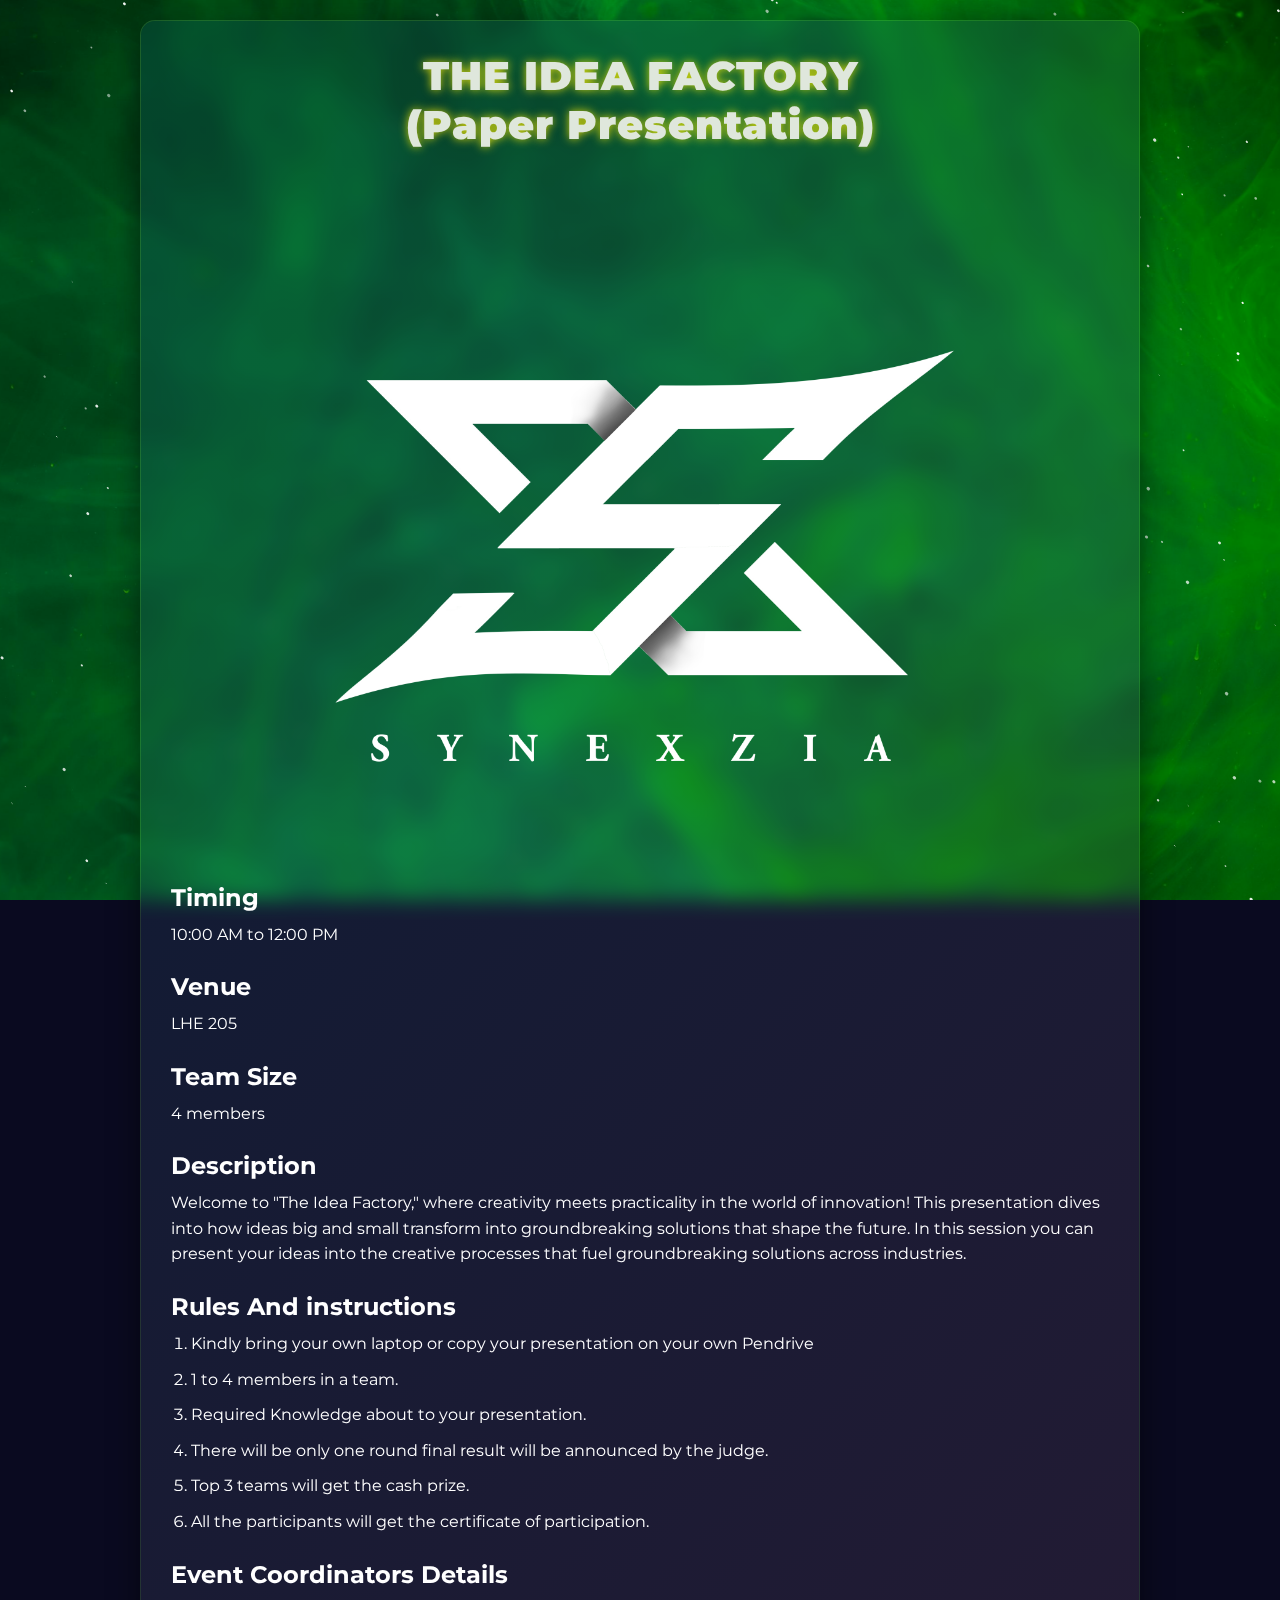
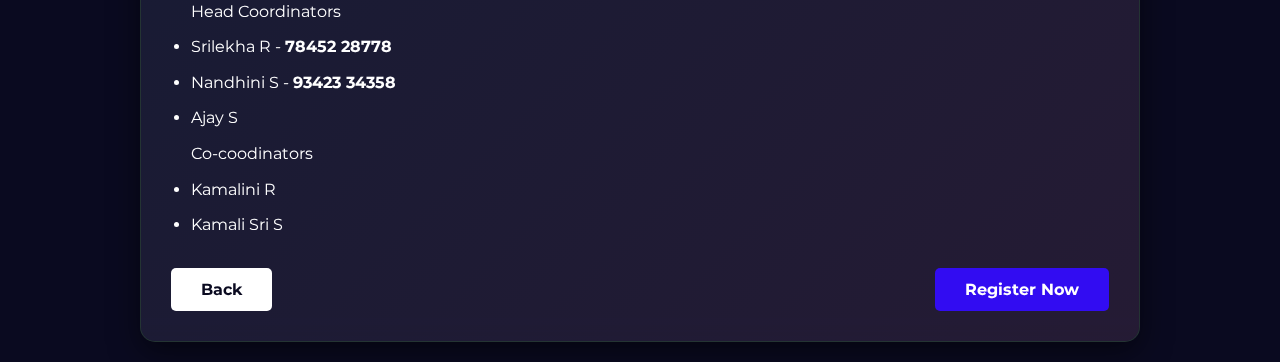
<file: events/paper-presentation.html>
<!DOCTYPE html>
<html lang="en">
<head>
    <meta charset="UTF-8">
    <meta name="viewport" content="width=device-width, initial-scale=1.0">
    <title>THE IDEA FACTORY</title>
    <link rel="stylesheet" href="event.css">
    <link rel="preconnect" href="https://fonts.googleapis.com">
    <link rel="preconnect" href="https://fonts.gstatic.com" crossorigin>
    <link rel="icon" href="/assets/logo1.jpg" type="image/x-icon" />
    <link href="https://fonts.googleapis.com/css2?family=Montserrat:wght@400;700;900&display=swap" rel="stylesheet">
</head>
<body style="background-image: url('/assets/Background\ image.jpeg');">
    <canvas></canvas>
    <div class="container">
        <div class="content-card">
            <h1 class="title">THE IDEA FACTORY<br> (Paper Presentation)</h1>
            <img class="post" src="../assets/logo for web.png"/>
            <section class="section">
                <h2>Timing</h2>
                <p>10:00 AM to 12:00 PM</p>
            </section>
            
            <section class="section">
                <h2>Venue</h2>
                <p>LHE 205</p>
            </section>
            
            <section class="section">
                <h2>Team Size</h2>
                <p>4 members</p>
            </section>
            
            <section class="section">
                <h2>Description</h2>
                <p>Welcome to "The Idea Factory," where  creativity meets practicality in the world of innovation! This presentation dives into how ideas big and small transform into groundbreaking solutions that shape the future. In this session you can present your ideas into the creative processes that fuel groundbreaking solutions across industries.</p>
            </section>
            
            <section class="section">
                <h2>Rules And instructions </h2>
                <ol>
                    <li>Kindly bring your own laptop or copy your presentation on your own Pendrive</li>
                    <li>1 to 4 members in a team.</li>
                    <li>Required Knowledge about to your presentation.</li> 
                    <li>There will be only one round final result will be announced by the judge. </li>
                    <li>Top 3 teams will get the cash prize.</li> 
                    <li>All the participants will get the certificate of participation.</li>
                </ol>
            </section>
            
            <section class="section">
                <h2>Event Coordinators Details</h2>
                <ul>
                    <p>Head Coordinators</p>
                    <li>Srilekha R - <b>78452 28778</b></li>
                    <li>Nandhini S -  <b>93423 34358</b></li>
                    <li>Ajay S</li>
                    <p>Co-coodinators</p>
                    <li>Kamalini R</li>
                    <li>Kamali Sri S</li>
                </ul>
            </section>
            
            <div class="buttons">
                <button class="btn back-btn" onclick="goBack()">Back</button>
                <button class="btn register-btn" onclick="register()">Register Now</button>
            </div>
            
        </div>
    </div>
    <script src="event.js"></script>
    <script src="../bg-animation.js"></script>
</body>
</html>
</file>
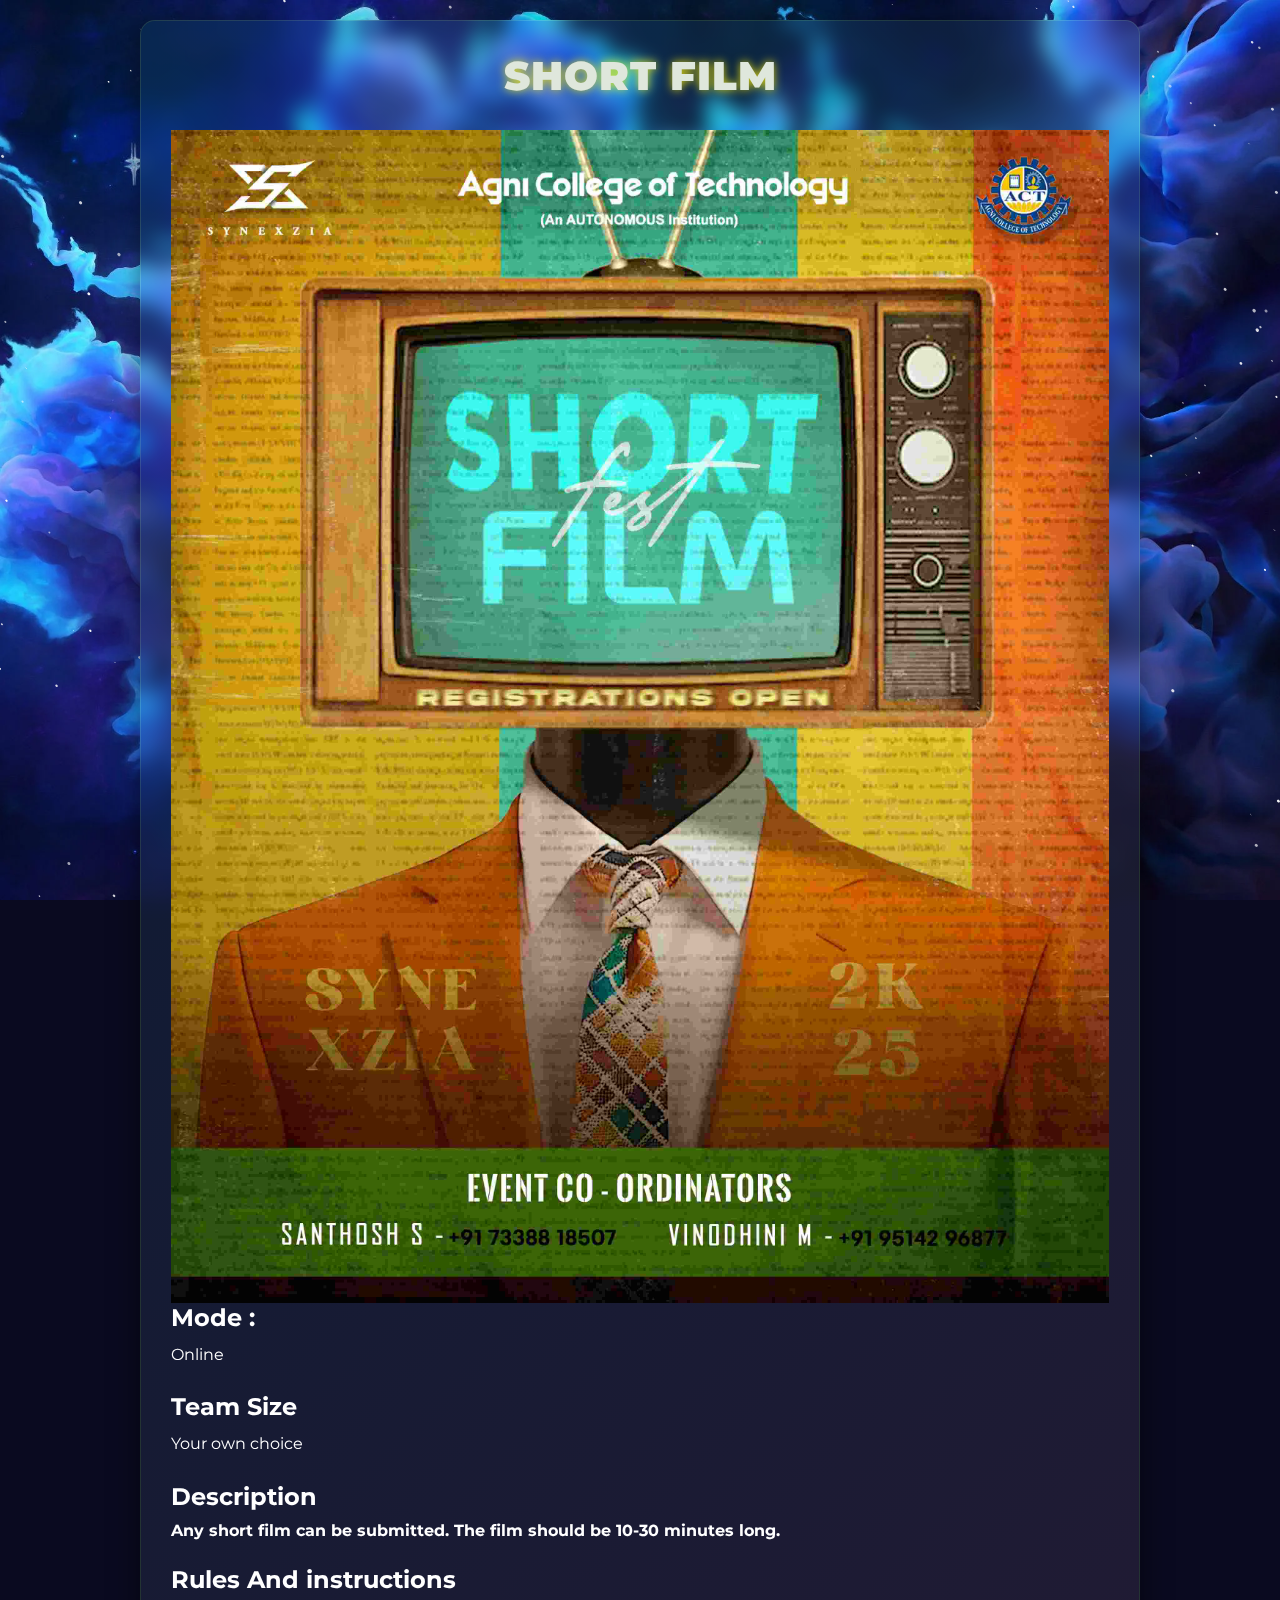
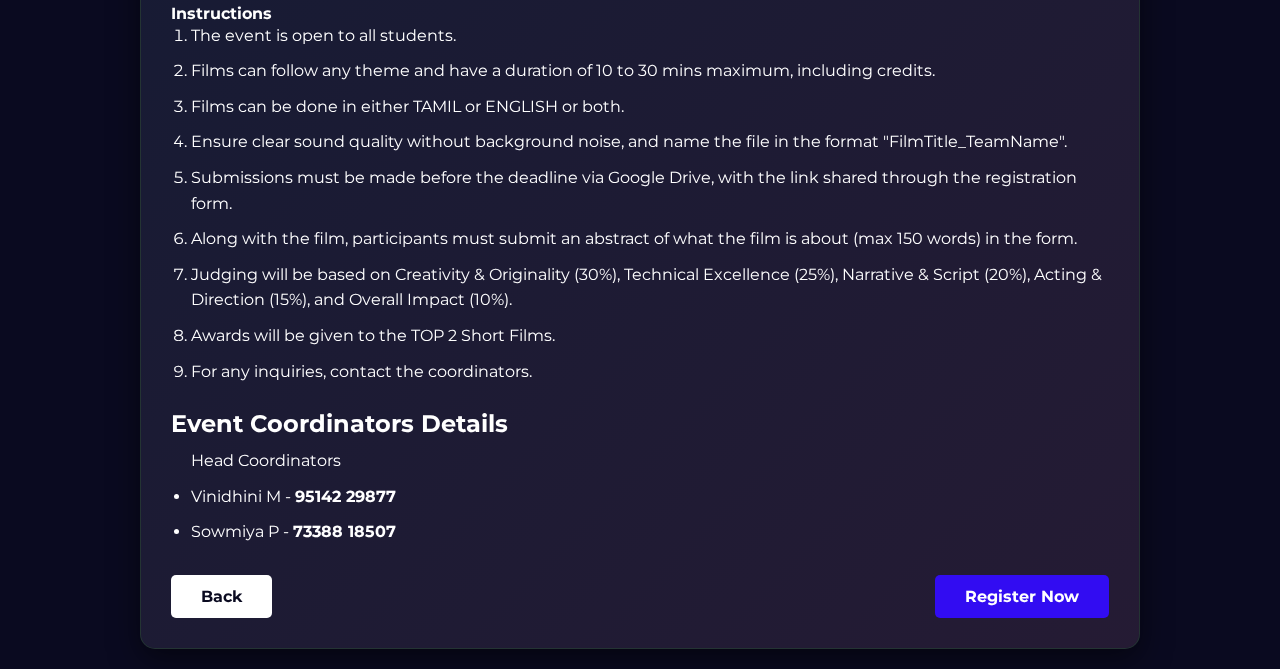
<file: events/short-film.html>
<!DOCTYPE html>
<html lang="en">
<head>
    <meta charset="UTF-8">
    <meta name="viewport" content="width=device-width, initial-scale=1.0">
    <title>Short Film</title>
    <link rel="stylesheet" href="event.css">
    <link rel="preconnect" href="https://fonts.googleapis.com">
    <link rel="preconnect" href="https://fonts.gstatic.com" crossorigin>
    <link rel="icon" href="./assets/logo1.jpg" type="image/x-icon" />
    <link href="https://fonts.googleapis.com/css2?family=Montserrat:wght@400;700;900&display=swap" rel="stylesheet">

    <!-- Google tag (gtag.js) -->
    <script async src="https://www.googletagmanager.com/gtag/js?id=G-W6L2WJMZEK"></script>
    <script>
    window.dataLayer = window.dataLayer || [];
    function gtag(){dataLayer.push(arguments);}
    gtag('js', new Date());

    gtag('config', 'G-W6L2WJMZEK');
    </script>

</head>
<body style="background-image: url('/assets/blue-bg-ipl.webp');">
    <canvas></canvas>
    <div class="container">
        <div class="content-card">
            <h1 class="title">SHORT FILM</h1>
            <img class="post" src="../assets/short film event poster.jpg"/>
            <section class="section">
                <h2>Mode :</h2>
                <p>Online</p>
            </section>
            
            <section class="section">
                <h2>Team Size</h2>
                <p>Your own choice</p>
            </section>
            
            <section class="section">
                <h2>Description</h2>
                <h4>Any short film can be submitted. The film should be 10-30 minutes long.</h4>
            </section>
            
            <section class="section">
                <h2>Rules And instructions </h2>
                <h4>Instructions</h4>
                <ol>
                    <li>The event is open to all students.</li>
                    <li>Films can follow any theme and have a duration of 10 to 30 mins maximum, including credits.</li>
                    <li>Films can be done in either TAMIL or ENGLISH or both.</li> 
                    <li>Ensure clear sound quality without background noise, and name the file in the format "FilmTitle_TeamName".</li>
                    <li>Submissions must be made before the deadline via Google Drive, with the link shared through the registration form.</li>
                    <li>Along with the film, participants must submit an abstract of what the film is about (max 150 words) in the form.</li>
                    <li>Judging will be based on Creativity & Originality (30%), Technical Excellence (25%), Narrative & Script (20%), Acting & Direction (15%), and Overall Impact (10%).</li>
                    <li>Awards will be given to the TOP 2 Short Films.</li>
                    <li>For any inquiries, contact the coordinators.</li>
                    
                </ol>
            </section>
            
            <section class="section">
                <h2>Event Coordinators Details</h2>
                <ul>
                    <p>Head Coordinators</p>
                    <li>Vinidhini M - <b>95142 29877</b></li>
                    <li>Sowmiya P -  <b>73388 18507</b></li>
                </ul>
            </section>
            
            <div class="buttons">
                <button class="btn back-btn" onclick="goBack()">Back</button>
                <button class="btn register-btn" onclick="register()">Register Now</button>
            </div>
            
        </div>
    </div>
    <script src="event.js"></script>
    <script src="../bg-animation.js"></script>
</body>
</html>
</file>
<file: events/event.css>
* {
    margin: 0;
    padding: 0;
    box-sizing: border-box;
    font-family: 'Montserrat', sans-serif;
}

body {
    background-color: #0a0a20;
    color: white;
    min-height: 100vh;
    display: flex;
    justify-content: center;
    align-items: center;
    padding: 20px;
    background-image: 
        /* linear-gradient(135deg, rgba(8, 211, 42, 0.8), rgba(128, 0, 128, 0.8)), */
        url('../assets/Background image.jpeg.');
    background-size: cover;
    background-position: center;
    background-attachment: fixed;
}

.container {
    width: 100%;
    max-width: 1000px;
    margin: 0 auto;
}

.content-card {
    background: rgba(28, 210, 11, 0.103);
    backdrop-filter: blur(10px);
    border-radius: 15px;
    padding: 30px;
    box-shadow: 0 10px 30px rgba(0, 0, 0, 0.5);
    position: relative;
    overflow: hidden;
    border: 1px solid rgba(255, 255, 255, 0.1);
}

.post {
    display: flex;
    width:100%;
    height: 100%;
}

.content-card::before {
    content: '';
    position: absolute;
    top: 0;
    left: 0;
    right: 0;
    bottom: 0;
    background: linear-gradient(135deg, rgba(0, 0, 255, 0.1), rgba(255, 0, 255, 0.1));
    z-index: -1;
    pointer-events: none;
}

.title {
    font-size: 2.5rem;
    font-weight: 900;
    text-align: center;
    margin-bottom: 30px;
    color: #dfe7dc;
    text-shadow: 0 0 10px rgba(247, 235, 8, 0.832);
    letter-spacing: 1px;
}

.section {
    margin-bottom: 25px;
}

h2 {
    font-size: 1.5rem;
    margin-bottom: 10px;
    color: #ffffff;
}

p {
    font-size: 1rem;
    line-height: 1.6;
    margin-bottom: 10px;
}

ol {
    padding-left: 20px;
    margin-bottom: 15px;
}

ul {
    padding-left: 20px;
    margin-bottom: 15px;
}

li {
    margin-bottom: 10px;
    line-height: 1.6;
}

.buttons {
    display: flex;
    justify-content: space-between;
    margin-top: 30px;
}

.btn {
    padding: 12px 30px;
    border: none;
    border-radius: 5px;
    font-size: 1rem;
    font-weight: bold;
    cursor: pointer;
    transition: all 0.3s ease;
}

.back-btn {
    background-color: #ffffff;
    color: #0a0a20;
}

.back-btn:hover {
    background-color: #e0e0e0;
    transform: translateY(-2px);
}

.register-btn {
    background-color: #320cf2;

    color: white;
}

.register-btn:hover {
    background-color: #ff3333;
    transform: translateY(-2px);
    box-shadow: 0 5px 15px rgba(255, 0, 0, 0.4);
}

.logo {
    position: absolute;
    bottom: 10px;
    right: 10px;
    width: 40px;
    height: 40px;
    opacity: 0.8;
}

.logo-img {
    width: 100%;
    height: 100%;
    object-fit: contain;
}

/* Responsive styles */
@media (max-width: 768px) {
    .title {
        font-size: 1.8rem;
    }
    
    h2 {
        font-size: 1.3rem;
    }
    
    p, li {
        font-size: 0.9rem;
    }
    
    .content-card {
        padding: 20px;
    }
    
    .buttons {
        flex-direction: column;
        gap: 15px;
    }
    
    .btn {
        width: 100%;
    }
}

@media (max-width: 480px) {
    .title {
        font-size: 1.5rem;
    }
    
    body {
        padding: 10px;
    }
    
    .content-card {
        padding: 15px;
    }
}

/* Animation for the title */
@keyframes glow {
    0% {
        text-shadow: 0 0 10px rgba(35, 118, 8, 0.832);;
    }
    50% {
        text-shadow: 0 0 20px rgba(179, 247, 8, 0.832), 0 0 30px rgba(247, 235, 8, 0.832);;
    }
    100% {
        text-shadow: 0 0 10px rgba(247, 235, 8, 0.832); 
    }
}

.title {
    animation: glow 3s infinite;
}

canvas {
    z-index: 0;
    top: 0%;
    position: fixed;
    width: 100%;
    height: 100%;
  }
</file>
